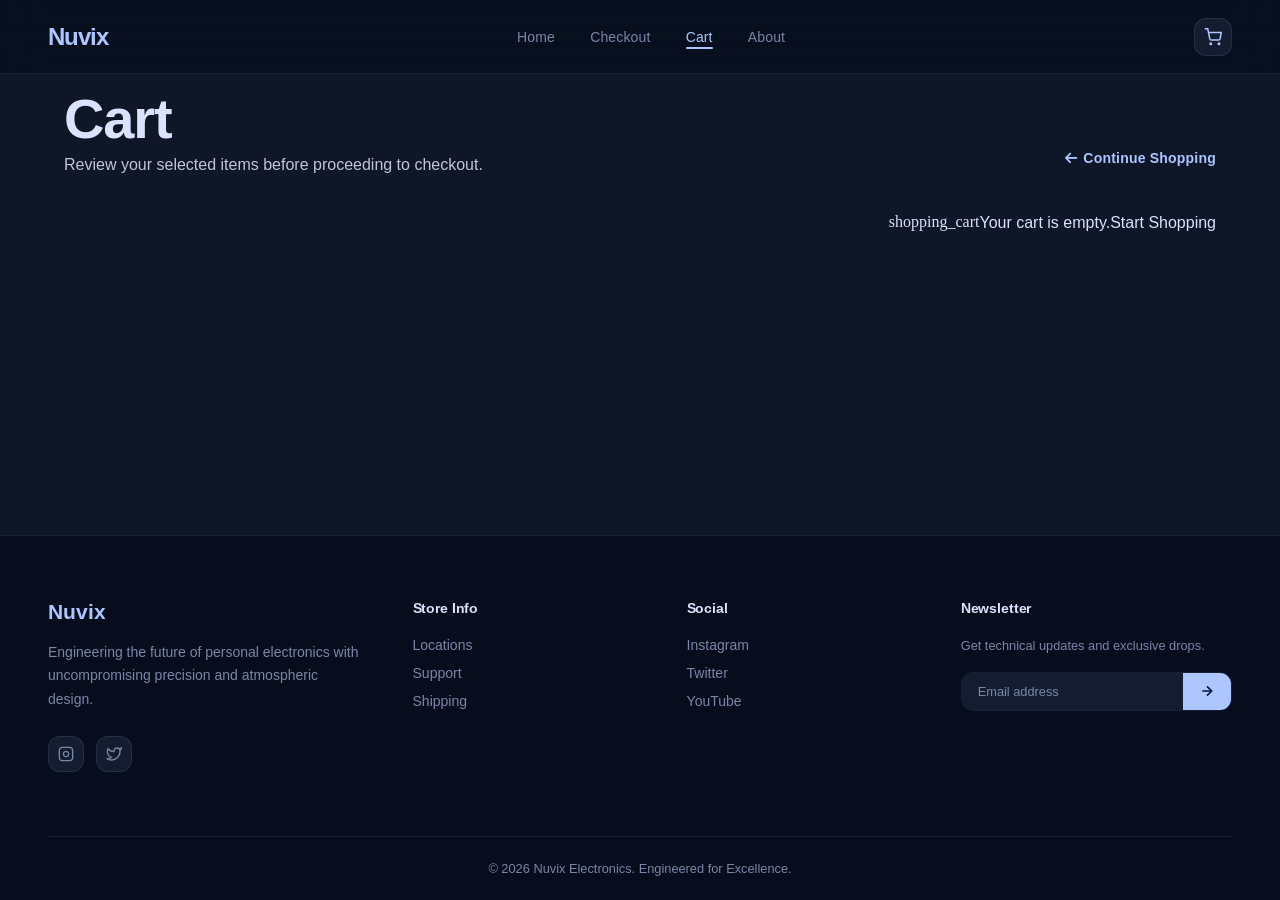
<file: public/cart.html>
<!DOCTYPE html>
<html lang="en">
<head>
    <meta charset="UTF-8" />
    <meta name="viewport" content="width=device-width, initial-scale=1.0" />
    <title>Cart | Nuvix</title>
    <link rel="preconnect" href="https://fonts.googleapis.com">
    <link rel="preconnect" href="https://fonts.gstatic.com" crossorigin>
    <link href="https://fonts.googleapis.com/css2?family=Arimo:ital,wght@0,400..700;1,400..700&display=swap" rel="stylesheet">
    <link rel="stylesheet" href="https://cdnjs.cloudflare.com/ajax/libs/font-awesome/6.5.0/css/all.min.css" />
    <link rel="stylesheet" href="./css/cart.css">
</head>
<body>
    <nav class="nav">
        <div class="nav__logo">Nuvix</div>
        <ul class="nav__links">
            <li><a href="./index.html">Home</a></li>
            <li><a href="./checkout.html">Checkout</a></li>
            <li><a href="./cart.html">Cart</a></li>
            <li><a href="#">About</a></li>
        </ul>
        <div class="nav__actions">
            <a href="./cart.html" class="btn-icon">
                <svg xmlns="http://www.w3.org/2000/svg" width="18" height="18" fill="none" stroke="currentColor" stroke-width="2" viewBox="0 0 24 24">
                    <circle cx="9" cy="21" r="1" />
                    <circle cx="20" cy="21" r="1" />
                    <path d="M1 1h4l2.68 13.39a2 2 0 0 0 2 1.61h9.72a2 2 0 0 0 2-1.61L23 6H6" />
                </svg>
            </a>
        </div>
    </nav>

    <main>
        <div class="page-header">
            <div>
                <h1 class="page-header__title">Cart</h1>
                <p class="page-header__sub">Review your selected items before proceeding to checkout.</p>
            </div>
            <a href="./index.html" class="continue-link">
                <i class="fa-solid fa-arrow-left"></i>
                Continue Shopping
            </a>
        </div>

        <div class="cart-layout">
            <div class="cart-items-col" id="cart-items-col"></div>

            <div class="empty-cart" id="empty-cart" style="display:none;">
                <span class="material-symbols-outlined">shopping_cart</span>
                <p>Your cart is empty.</p>
                <a href="index.html" class="btn-primary">Start Shopping</a>
            </div>

            <div class="cart-summary-col">
                <div class="summary-card">
                    <div class="summary-card__title">Summary</div>

                    <div class="summary-rows">
                        <div class="summary-row">
                            <span>Subtotal</span>
                            <span id="subtotal">$3,596.00</span>
                        </div>
                    </div>

                    <div class="summary-divider"></div>

                    <div class="summary-total">
                        <span class="summary-total__label">Total Cost</span>
                        <span class="summary-total__amount" id="total">$3,596.00</span>
                    </div>

                    <a href="./checkout.html">
                        <button class="btn-checkout">
                            Proceed to Checkout
                            <i class="fa-solid fa-credit-card"></i>
                        </button>
                    </a>

                    <div class="secure-note">
                        <i class="fa-solid fa-lock"></i>
                    </div>
                </div>
            </div>
        </div>
    </main>

    <footer class="footer">
        <div class="footer__grid">
            <div class="footer__brand">
                <div class="footer__brand-logo">Nuvix</div>
                <p>Engineering the future of personal electronics with uncompromising precision and atmospheric design.</p>
                <div class="footer__socials">
                    <a href="#" class="social-btn" aria-label="Instagram">
                        <svg xmlns="http://www.w3.org/2000/svg" width="16" height="16" fill="none" stroke="currentColor" stroke-width="2" viewBox="0 0 24 24">
                            <rect x="2" y="2" width="20" height="20" rx="5" ry="5" />
                            <path d="M16 11.37A4 4 0 1 1 12.63 8 4 4 0 0 1 16 11.37z" />
                            <line x1="17.5" y1="6.5" x2="17.51" y2="6.5" />
                        </svg>
                    </a>
                    <a href="#" class="social-btn" aria-label="Twitter">
                        <svg xmlns="http://www.w3.org/2000/svg" width="16" height="16" fill="none" stroke="currentColor" stroke-width="2" viewBox="0 0 24 24">
                            <path d="M23 3a10.9 10.9 0 0 1-3.14 1.53 4.48 4.48 0 0 0-7.86 3v1A10.66 10.66 0 0 1 3 4s-4 9 5 13a11.64 11.64 0 0 1-7 2c9 5 20 0 20-11.5a4.5 4.5 0 0 0-.08-.83A7.72 7.72 0 0 0 23 3z" />
                        </svg>
                    </a>
                </div>
            </div>

            <div class="footer__col">
                <h4>Store Info</h4>
                <ul>
                    <li><a href="#">Locations</a></li>
                    <li><a href="#">Support</a></li>
                    <li><a href="#">Shipping</a></li>
                </ul>
            </div>

            <div class="footer__col">
                <h4>Social</h4>
                <ul>
                    <li><a href="#">Instagram</a></li>
                    <li><a href="#">Twitter</a></li>
                    <li><a href="#">YouTube</a></li>
                </ul>
            </div>

            <div class="footer__col">
                <h4>Newsletter</h4>
                <p class="newsletter__label">Get technical updates and exclusive drops.</p>
                <div class="newsletter-form">
                    <input type="email" placeholder="Email address" aria-label="Email address" />
                    <button aria-label="Subscribe">
                        <svg xmlns="http://www.w3.org/2000/svg" width="16" height="16" fill="none" stroke="currentColor" stroke-width="2.5" viewBox="0 0 24 24">
                            <line x1="5" y1="12" x2="19" y2="12" />
                            <polyline points="12 5 19 12 12 19" />
                        </svg>
                    </button>
                </div>
            </div>
        </div>

        <div class="footer__bottom">
            <p>© 2026 Nuvix Electronics. Engineered for Excellence.</p>
        </div>
    </footer>

    <script src="./js/data.js"></script>
    <script src="./js/cart.js"></script>
</body>
</html>
</file>
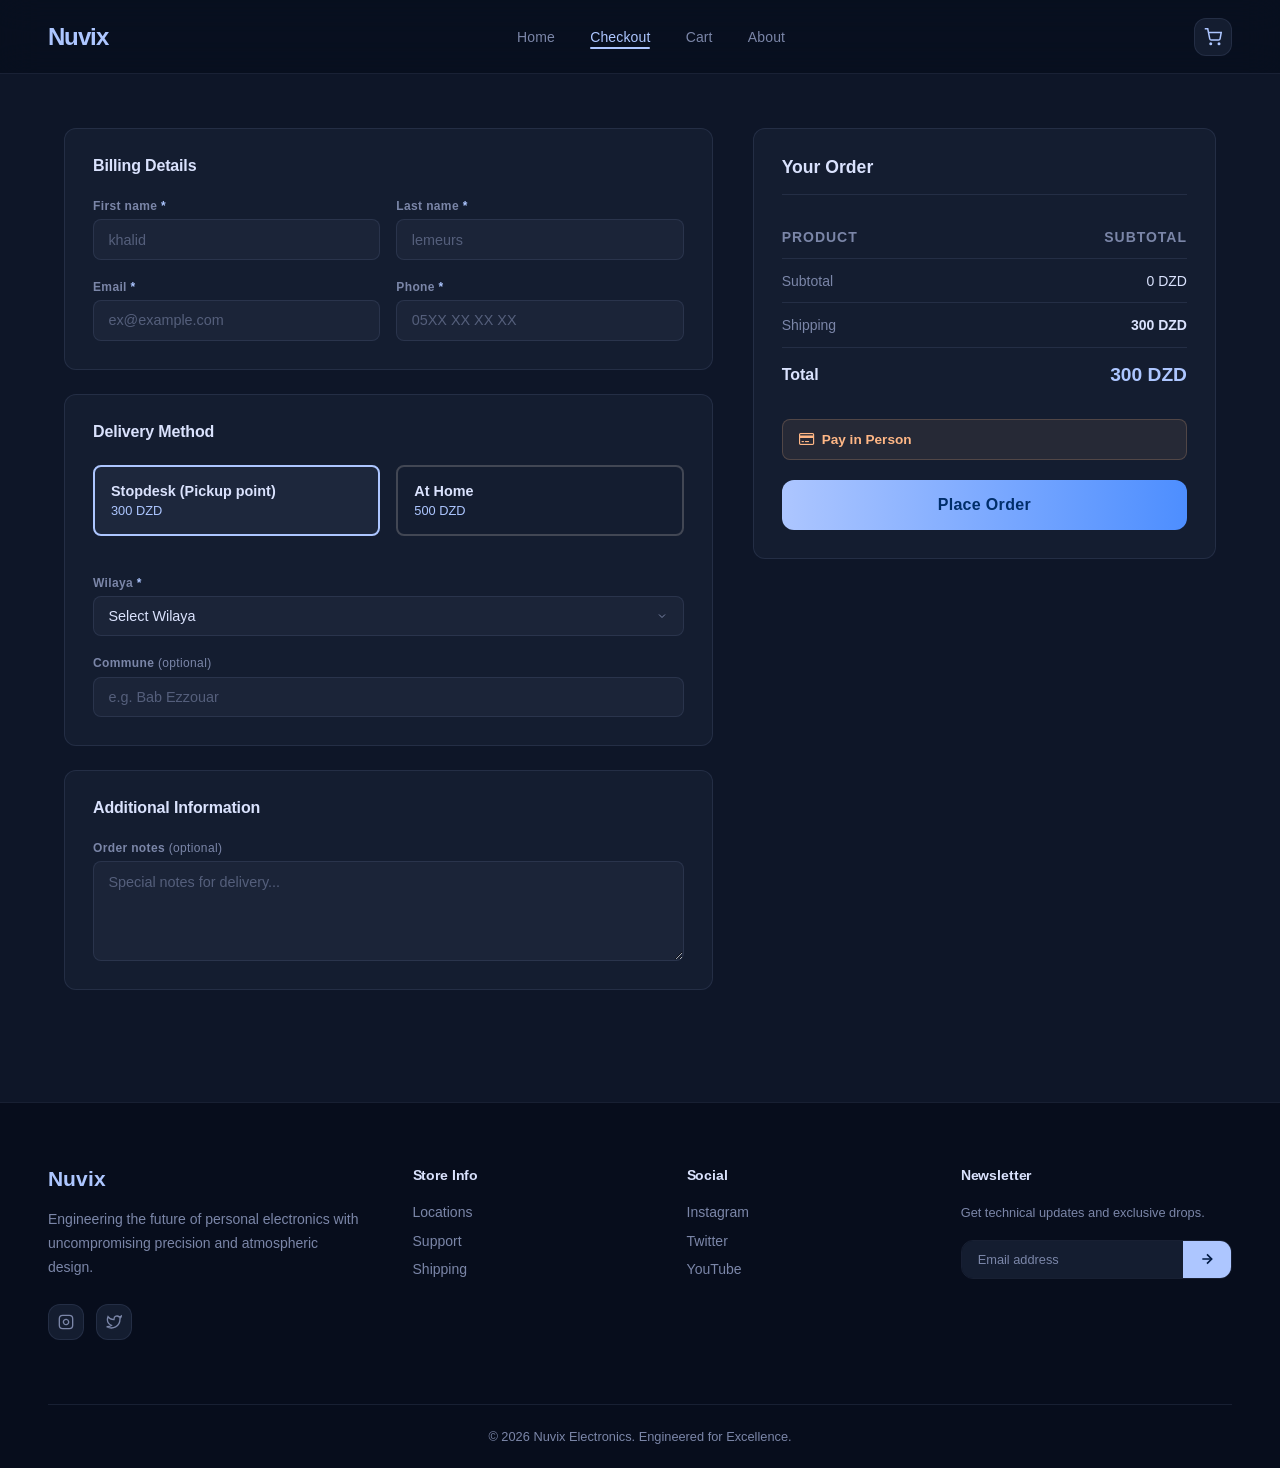
<file: public/checkout.html>
<!DOCTYPE html>
<html lang="en">

<head>
    <meta charset="UTF-8" />
    <meta name="viewport" content="width=device-width, initial-scale=1.0" />
    <title>Checkout | Nuvix</title>
    <link rel="preconnect" href="https://fonts.googleapis.com">
    <link rel="preconnect" href="https://fonts.gstatic.com" crossorigin>
    <link href="https://fonts.googleapis.com/css2?family=Arimo:ital,wght@0,400..700;1,400..700&display=swap"
        rel="stylesheet">
    <link rel="stylesheet" href="https://cdnjs.cloudflare.com/ajax/libs/font-awesome/6.5.0/css/all.min.css" />
    <link rel="stylesheet" href="./css/checkout.css">
</head>

<body>

    <nav class="nav">
        <div class="nav__logo">Nuvix</div>
        <ul class="nav__links">
            <li><a href="./index.html">Home</a></li>
            <li><a href="./checkout.html">Checkout</a></li>
            <li><a href="./cart.html">Cart</a></li>
            <li><a href="#">About</a></li>
        </ul>
        <div class="nav__actions">
            <a href="./cart.html" class="btn-icon">
                <svg xmlns="http://www.w3.org/2000/svg" width="18" height="18" fill="none" stroke="currentColor"
                    stroke-width="2" viewBox="0 0 24 24">
                    <circle cx="9" cy="21" r="1" />
                    <circle cx="20" cy="21" r="1" />
                    <path d="M1 1h4l2.68 13.39a2 2 0 0 0 2 1.61h9.72a2 2 0 0 0 2-1.61L23 6H6" />
                </svg>
            </a>
        </div>
    </nav>

    <main class="checkout-main">
        <div class="checkout-wrapper">

            <div class="checkout-form-col">
                <form class="checkout-form" id="checkout-form" novalidate>

                    <section class="form-section">
                        <h2 class="form-section__title">Billing Details</h2>
                        <div class="field-row">
                            <div class="field-group">
                                <label for="first-name">First name <span class="req">*</span></label>
                                <input type="text" id="first-name" name="first_name" required placeholder="khalid" />
                            </div>
                            <div class="field-group">
                                <label for="last-name">Last name <span class="req">*</span></label>
                                <input type="text" id="last-name" name="last_name" required placeholder="lemeurs" />
                            </div>
                        </div>
                        <div class="field-row">
                            <div class="field-group">
                                <label for="email">Email <span class="req">*</span></label>
                                <input type="email" id="email" name="email" required placeholder="ex@example.com" />
                            </div>
                            <div class="field-group">
                                <label for="phone">Phone <span class="req">*</span></label>
                                <input type="tel" id="phone" name="phone" required placeholder="05XX XX XX XX" />
                            </div>
                        </div>
                    </section>

                    <section class="form-section">
                        <h2 class="form-section__title">Delivery Method</h2>
                        <div class="delivery-options">
                            <label class="delivery-option">
                                <input type="radio" name="delivery" value="stopdesk" checked
                                    onchange="toggleDelivery()" />
                                <span class="delivery-option__box">
                                    <span class="delivery-option__title">Stopdesk (Pickup point)</span>
                                    <span class="delivery-option__price">300 DZD</span>
                                </span>
                            </label>
                            <label class="delivery-option">
                                <input type="radio" name="delivery" value="home" onchange="toggleDelivery()" />
                                <span class="delivery-option__box">
                                    <span class="delivery-option__title">At Home</span>
                                    <span class="delivery-option__price">500 DZD</span>
                                </span>
                            </label>
                        </div>
                        <div class="field-group" style="margin-top: 1.25rem;">
                            <label for="wilaya">Wilaya <span class="req">*</span></label>
                            <select id="wilaya" name="wilaya" required>
                                <option value="" disabled selected>Select Wilaya</option>
                            </select>
                        </div>
                        <div class="field-group" id="commune-group">
                            <label for="commune">Commune <span class="opt">(optional)</span></label>
                            <input type="text" id="commune" name="commune" placeholder="e.g. Bab Ezzouar" />
                        </div>
                    </section>

                    <section class="form-section">
                        <h2 class="form-section__title">Additional Information</h2>
                        <div class="field-group">
                            <label for="notes">Order notes <span class="opt">(optional)</span></label>
                            <textarea id="notes" name="notes" rows="4"
                                placeholder="Special notes for delivery..."></textarea>
                        </div>
                    </section>

                </form>
            </div>

            <div class="checkout-summary">
                <h2 class="summary__title">Your Order</h2>
                <div class="summary__table">
                    <div class="summary__row summary__head">
                        <span>Product</span>
                        <span>Subtotal</span>
                    </div>
                    <div class="summary__items" id="summary-items">
                        <div class="summary__item">
                            <div class="summary__item-img">
                                <img src="" alt="" id="summary-img" />
                            </div>
                            <span class="summary__item-name" id="summary-name">—</span>
                            <span class="summary__item-price" id="summary-price">—</span>
                        </div>
                    </div>
                    <div class="summary__row">
                        <span>Subtotal</span>
                        <span class="summary__value" id="summary-subtotal">—</span>
                    </div>
                    <div class="summary__row">
                        <span>Shipping</span>
                        <span class="summary__value"><strong id="summary-shipping"></strong></span>
                    </div>
                    <div class="summary__row summary__total">
                        <span>Total</span>
                        <span class="summary__value" id="summary-total">—</span>
                    </div>
                </div>
                <div class="summary__payment-note">
                    <i class="fa-regular fa-credit-card"></i>
                    Pay in Person
                </div>
                <button type="submit" form="checkout-form" class="btn-place-order">
                    Place Order
                </button>
            </div>

        </div>
    </main>

    <footer class="footer">
        <div class="footer__grid">
            <div class="footer__brand">
                <div class="footer__brand-logo">Nuvix</div>
                <p>Engineering the future of personal electronics with uncompromising precision and atmospheric design.
                </p>
                <div class="footer__socials">
                    <a href="#" class="social-btn" aria-label="Instagram">
                        <svg xmlns="http://www.w3.org/2000/svg" width="16" height="16" fill="none" stroke="currentColor"
                            stroke-width="2" viewBox="0 0 24 24">
                            <rect x="2" y="2" width="20" height="20" rx="5" ry="5" />
                            <path d="M16 11.37A4 4 0 1 1 12.63 8 4 4 0 0 1 16 11.37z" />
                            <line x1="17.5" y1="6.5" x2="17.51" y2="6.5" />
                        </svg>
                    </a>
                    <a href="#" class="social-btn" aria-label="Twitter">
                        <svg xmlns="http://www.w3.org/2000/svg" width="16" height="16" fill="none" stroke="currentColor"
                            stroke-width="2" viewBox="0 0 24 24">
                            <path
                                d="M23 3a10.9 10.9 0 0 1-3.14 1.53 4.48 4.48 0 0 0-7.86 3v1A10.66 10.66 0 0 1 3 4s-4 9 5 13a11.64 11.64 0 0 1-7 2c9 5 20 0 20-11.5a4.5 4.5 0 0 0-.08-.83A7.72 7.72 0 0 0 23 3z" />
                        </svg>
                    </a>
                </div>
            </div>
            <div class="footer__col">
                <h4>Store Info</h4>
                <ul>
                    <li><a href="#">Locations</a></li>
                    <li><a href="#">Support</a></li>
                    <li><a href="#">Shipping</a></li>
                </ul>
            </div>
            <div class="footer__col">
                <h4>Social</h4>
                <ul>
                    <li><a href="#">Instagram</a></li>
                    <li><a href="#">Twitter</a></li>
                    <li><a href="#">YouTube</a></li>
                </ul>
            </div>
            <div class="footer__col">
                <h4>Newsletter</h4>
                <p class="newsletter__label">Get technical updates and exclusive drops.</p>
                <div class="newsletter-form">
                    <input type="email" placeholder="Email address" aria-label="Email address" />
                    <button aria-label="Subscribe">
                        <svg xmlns="http://www.w3.org/2000/svg" width="16" height="16" fill="none" stroke="currentColor"
                            stroke-width="2.5" viewBox="0 0 24 24">
                            <line x1="5" y1="12" x2="19" y2="12" />
                            <polyline points="12 5 19 12 12 19" />
                        </svg>
                    </button>
                </div>
            </div>
        </div>
        <div class="footer__bottom">
            <p>© 2026 Nuvix Electronics. Engineered for Excellence.</p>
        </div>
    </footer>

    <script src="./js/data.js"></script>
    <script src="./js/checkout.js"></script>

</body>

</html>
</file>
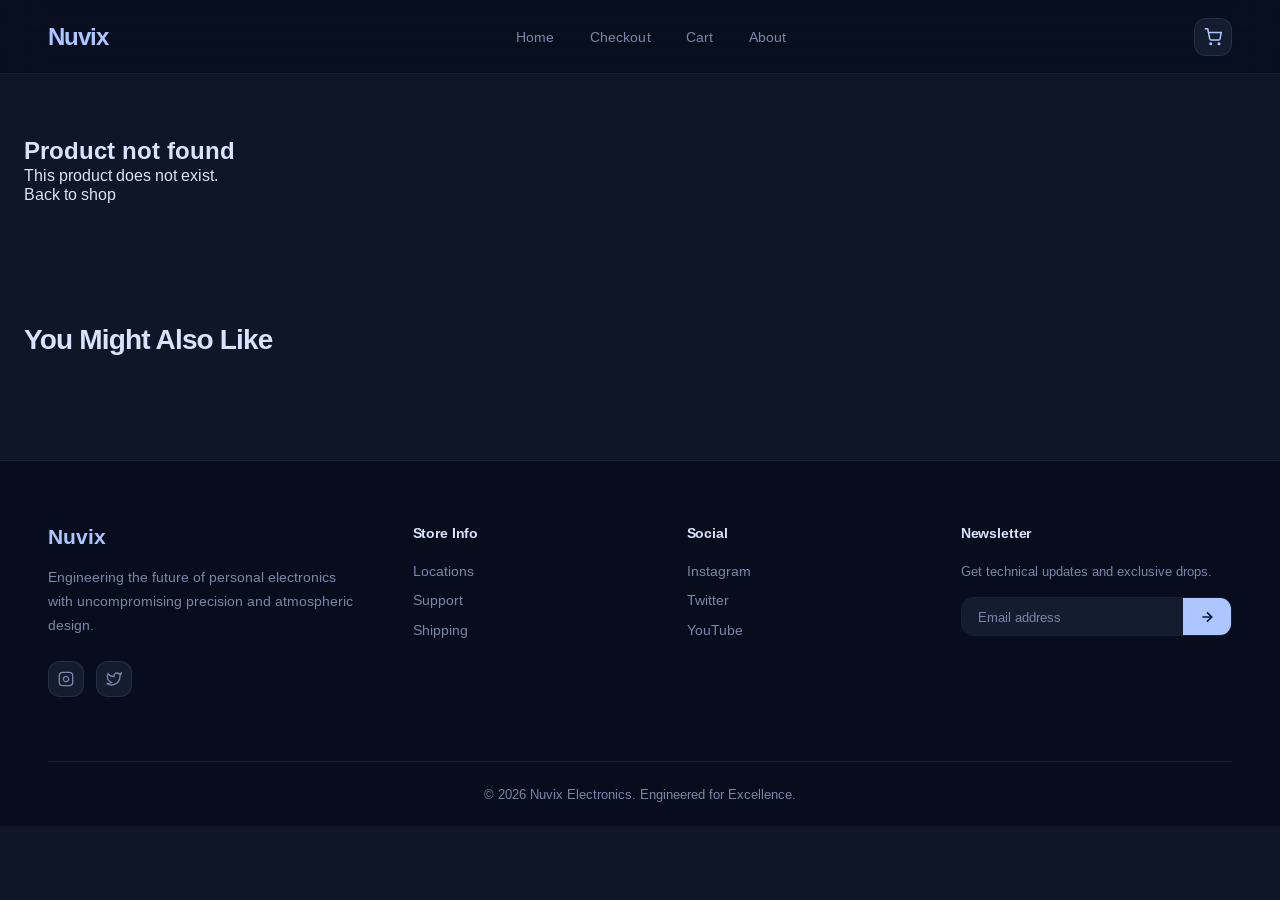
<file: public/product.html>
<!DOCTYPE html>
<html lang="en">

<head>
    <meta charset="UTF-8" />
    <meta name="viewport" content="width=device-width, initial-scale=1.0" />
    <title>NovaBook Pro X1 — Nuvix Store</title>
    <link rel="preconnect" href="https://fonts.googleapis.com">
    <link rel="preconnect" href="https://fonts.gstatic.com" crossorigin>
    <link href="https://fonts.googleapis.com/css2?family=Arimo:ital,wght@0,400..700;1,400..700&display=swap"
        rel="stylesheet">
    <link rel="stylesheet" href="./css/product.css">
</head>

<body>
    <nav class="nav">
        <div class="nav__logo">Nuvix</div>

        <ul class="nav__links">
            <li><a href="./index.html">Home</a></li>
            <li><a href="./checkout.html">Checkout</a></li>
            <li><a href="./cart.html">Cart</a></li>
            <li><a href="#">About</a></li>
        </ul>

        <div class="nav__actions">
            <a href="cart.html" class="cart-nav-wrap" aria-label="Cart">
                <button class="btn-icon" tabindex="-1">
                    <svg xmlns="http://www.w3.org/2000/svg" width="18" height="18" fill="none" stroke="currentColor"
                        stroke-width="2" viewBox="0 0 24 24">
                        <circle cx="9" cy="21" r="1" />
                        <circle cx="20" cy="21" r="1" />
                        <path d="M1 1h4l2.68 13.39a2 2 0 0 0 2 1.61h9.72a2 2 0 0 0 2-1.61L23 6H6" />
                    </svg>
                    <span class="cart-badge" id="cart-badge" style="display:none;">0</span>
                </button>
            </a>
        </div>
    </nav>

    <main>
        <div class="product-layout">
            <div class="gallery">
                <div class="gallery__thumbnails" id="thumbnails"></div>

                <div class="gallery__main">
                    <img id="main-image" src="" alt="" />
                    <span class="gallery__badge" id="product-badge"></span>
                </div>
            </div>

            <div class="product-info">
                <div class="product-info__header">
                    <h1 id="product-name"></h1>
                    <div class="product-info__price" id="product-price"></div>
                </div>

                <div class="specs-grid" id="specs-grid"></div>

                <div class="options">
                    <div>
                        <div class="option-label">Color</div>
                        <div class="color-options" id="color-options"></div>
                    </div>

                    <div id="storage-wrapper">
                        <div class="option-label">Storage</div>
                        <div class="storage-options" id="storage-options"></div>
                    </div>
                </div>

                <div class="cta-group">
                    <button class="btn-buy">Buy Now</button>
                    <button class="btn-cart">Add to Cart</button>
                </div>

                <div class="perks">
                    <div class="perk">
                        <svg class="blue-icons" xmlns="http://www.w3.org/2000/svg" viewBox="0 0 640 640">
                            <path
                                d="M64 160C64 124.7 92.7 96 128 96L416 96C451.3 96 480 124.7 480 160L480 192L530.7 192C547.7 192 564 198.7 576 210.7L621.3 256C633.3 268 640 284.3 640 301.3L640 448C640 483.3 611.3 512 576 512L572.7 512C562.3 548.9 528.3 576 488 576C447.7 576 413.8 548.9 403.3 512L300.7 512C290.3 548.9 256.3 576 216 576C175.7 576 141.8 548.9 131.3 512L128 512C92.7 512 64 483.3 64 448L64 400L24 400C10.7 400 0 389.3 0 376C0 362.7 10.7 352 24 352L136 352C149.3 352 160 341.3 160 328C160 314.7 149.3 304 136 304L24 304C10.7 304 0 293.3 0 280C0 266.7 10.7 256 24 256L200 256C213.3 256 224 245.3 224 232C224 218.7 213.3 208 200 208L24 208C10.7 208 0 197.3 0 184C0 170.7 10.7 160 24 160L64 160zM576 352L576 301.3L530.7 256L480 256L480 352L576 352zM256 488C256 465.9 238.1 448 216 448C193.9 448 176 465.9 176 488C176 510.1 193.9 528 216 528C238.1 528 256 510.1 256 488zM488 528C510.1 528 528 510.1 528 488C528 465.9 510.1 448 488 448C465.9 448 448 465.9 448 488C448 510.1 465.9 528 488 528z" />
                        </svg>
                        Free Shipping
                    </div>
                    <div class="perk">
                        <svg class="blue-icons" xmlns="http://www.w3.org/2000/svg" viewBox="0 0 640 640">
                            <path
                                d="M470.5 463.6C451.4 416.9 405.5 384 352 384L288 384C234.5 384 188.6 416.9 169.5 463.6C133.9 426.3 112 375.7 112 320C112 205.1 205.1 112 320 112C434.9 112 528 205.1 528 320C528 375.7 506.1 426.2 470.5 463.6zM430.4 496.3C398.4 516.4 360.6 528 320 528C279.4 528 241.6 516.4 209.5 496.3C216.8 459.6 249.2 432 288 432L352 432C390.8 432 423.2 459.6 430.5 496.3zM320 576C461.4 576 576 461.4 576 320C576 178.6 461.4 64 320 64C178.6 64 64 178.6 64 320C64 461.4 178.6 576 320 576zM320 304C297.9 304 280 286.1 280 264C280 241.9 297.9 224 320 224C342.1 224 360 241.9 360 264C360 286.1 342.1 304 320 304zM232 264C232 312.6 271.4 352 320 352C368.6 352 408 312.6 408 264C408 215.4 368.6 176 320 176C271.4 176 232 215.4 232 264z" />
                        </svg>
                        2 Year Warranty
                    </div>
                </div>
            </div>
        </div>

        <section class="related-section">
            <h2 class="section-title">You Might Also Like</h2>
            <div class="related-grid" id="related-grid"></div>
        </section>
    </main>

    <footer class="footer">
        <div class="footer__grid">
            <div class="footer__brand">
                <div class="footer__brand-logo">Nuvix</div>
                <p>Engineering the future of personal electronics with uncompromising precision and atmospheric design.
                </p>
                <div class="footer__socials">
                    <a href="#" class="social-btn" aria-label="Instagram">
                        <svg xmlns="http://www.w3.org/2000/svg" width="16" height="16" fill="none" stroke="currentColor"
                            stroke-width="2" viewBox="0 0 24 24">
                            <rect x="2" y="2" width="20" height="20" rx="5" ry="5" />
                            <path d="M16 11.37A4 4 0 1 1 12.63 8 4 4 0 0 1 16 11.37z" />
                            <line x1="17.5" y1="6.5" x2="17.51" y2="6.5" />
                        </svg>
                    </a>
                    <a href="#" class="social-btn" aria-label="Twitter">
                        <svg xmlns="http://www.w3.org/2000/svg" width="16" height="16" fill="none" stroke="currentColor"
                            stroke-width="2" viewBox="0 0 24 24">
                            <path
                                d="M23 3a10.9 10.9 0 0 1-3.14 1.53 4.48 4.48 0 0 0-7.86 3v1A10.66 10.66 0 0 1 3 4s-4 9 5 13a11.64 11.64 0 0 1-7 2c9 5 20 0 20-11.5a4.5 4.5 0 0 0-.08-.83A7.72 7.72 0 0 0 23 3z" />
                        </svg>
                    </a>
                </div>
            </div>

            <div class="footer__col">
                <h4>Store Info</h4>
                <ul>
                    <li><a href="#">Locations</a></li>
                    <li><a href="#">Support</a></li>
                    <li><a href="#">Shipping</a></li>
                </ul>
            </div>

            <div class="footer__col">
                <h4>Social</h4>
                <ul>
                    <li><a href="#">Instagram</a></li>
                    <li><a href="#">Twitter</a></li>
                    <li><a href="#">YouTube</a></li>
                </ul>
            </div>

            <div class="footer__col">
                <h4>Newsletter</h4>
                <p class="newsletter__label">Get technical updates and exclusive drops.</p>
                <div class="newsletter-form">
                    <input type="email" placeholder="Email address" aria-label="Email address" />
                    <button aria-label="Subscribe">
                        <svg xmlns="http://www.w3.org/2000/svg" width="16" height="16" fill="none" stroke="currentColor"
                            stroke-width="2.5" viewBox="0 0 24 24">
                            <line x1="5" y1="12" x2="19" y2="12" />
                            <polyline points="12 5 19 12 12 19" />
                        </svg>
                    </button>
                </div>
            </div>
        </div>

        <div class="footer__bottom">
            <p>© 2026 Nuvix Electronics. Engineered for Excellence.</p>
        </div>
    </footer>

    <script>
        const images = [
            "https://lh3.googleusercontent.com/aida-public/[base64]",
            "https://lh3.googleusercontent.com/aida-public/[base64]",
            "https://lh3.googleusercontent.com/aida-public/[base64]",
            "https://lh3.googleusercontent.com/aida-public/[base64]"
        ];

        function switchImage(btn, index) {
            document.getElementById('main-image').src = images[index];
            document.querySelectorAll('.gallery__thumb').forEach(t => t.classList.remove('active'));
            btn.classList.add('active');
        }

        function selectColor(btn) {
            document.querySelectorAll('.color-btn').forEach(b => b.classList.remove('active'));
            btn.classList.add('active');
        }

        function selectStorage(btn) {
            document.querySelectorAll('.storage-btn').forEach(b => b.classList.remove('active'));
            btn.classList.add('active');
        }
    </script>
    <script src="./js/data.js"></script>
    <script src="./js/product.js"></script>
</body>

</html>
</file>
<file: public/css/cart.css>
:root {
    --primary: #adc6ff;
    --primary-container: #4d8eff;
    --on-primary: #002e6a;
    --secondary-container: #304671;
    --on-secondary-container: #9fb5e7;
    --surface: #0b1326;
    --surface-container: #171f33;
    --surface-container-low: #131b2e;
    --surface-container-high: #222a3d;
    --surface-container-highest: #2d3449;
    --on-surface: #dae2fd;
    --on-surface-variant: #c2c6d6;
    --outline: #8c909f;
    --outline-variant: #424754;
    --error: #ffb4ab;
    --bg: #070d1c;
     --surface: #0e1628;
     --surface-2: #141d30;
     --surface-3: #1b2438;
     --border: rgba(173, 198, 255, .1);
     --primary: #adc6ff;
     --primary-dim: #6b97e8;
     --text: #dae2fd;
     --muted: #7b86a8;
     --font-head: 'Arimo', sans-serif;
     --radius: 12px;
     --transition: .22s cubic-bezier(.4, 0, .2, 1);
}

*,
*::before,
*::after {
    box-sizing: border-box;
    margin: 0;
    padding: 0;
}

body {
    background: var(--surface);
    color: var(--on-surface);
    font-family: 'DM Sans', sans-serif;
    min-height: 100vh;
    display: flex;
    flex-direction: column;
}

a {
    text-decoration: none;
    color: inherit;
}
 ul {
     list-style: none;
 }
button {
    cursor: pointer;
    font-family: inherit;
    border: none;
    background: none;
}

img {
    display: block;
    max-width: 100%;
}

.material-symbols-outlined {
    font-family: 'Material Symbols Outlined';
    font-variation-settings: 'FILL' 0, 'wght' 400, 'GRAD' 0, 'opsz' 24;
    vertical-align: middle;
    line-height: 1;
}

 .nav {
     position: fixed;
     top: 0;
     left: 0;
     right: 0;
     z-index: 100;
     display: flex;
     align-items: center;
     justify-content: space-between;
     padding: 1.1rem 3rem;
     background: rgba(7, 13, 28, .7);
     backdrop-filter: blur(18px);
     border-bottom: 1px solid var(--border);
 }

 .nav__logo {
     font-family: var(--font-head);
     font-size: 1.5rem;
     font-weight: 800;
     color: var(--primary);
     letter-spacing: -.04em;
 }

 .nav__links {
     display: flex;
     align-items: center;
     gap: 2.2rem;
     
 }

 .nav__links a {
     font-size: .875rem;
     font-weight: 500;
     color: var(--muted);
     letter-spacing: .01em;
     transition: color var(--transition);
     position: relative;
 }

 .nav__links a:hover,
 .nav__links a.active {
     color: var(--primary);
 }

 .nav__links a.active::after {
     content: '';
     position: absolute;
     bottom: -4px;
     left: 0;
     right: 0;
     height: 2px;
     background: var(--primary);
     border-radius: 99px;
 }

 .nav__actions {
     display: flex;
     align-items: center;
     gap: 1rem;
 }

 .nav__search {
     position: relative;
     display: flex;
     align-items: center;
 }

 .nav__search svg {
     position: absolute;
     left: .75rem;
     color: var(--muted);
     pointer-events: none;
 }

 .nav__search input {
     background: var(--surface-2);
     border: 1px solid var(--border);
     border-radius: 99px;
     padding: .5rem 1rem .5rem 2.4rem;
     font-size: .8rem;
     color: var(--text);
     width: 220px;
     transition: border-color var(--transition), box-shadow var(--transition);
     outline: none;
 }

 .nav__search input::placeholder {
     color: var(--muted);
 }

 .nav__search input:focus {
     border-color: var(--primary-dim);
     box-shadow: 0 0 0 3px rgba(173, 198, 255, .1);
 }

 .btn-icon {
     display: flex;
     align-items: center;
     justify-content: center;
     width: 38px;
     height: 38px;
     border: 1px solid var(--border);
     border-radius: var(--radius);
     background: var(--surface-2);
     color: var(--primary);
     cursor: pointer;
     transition: background var(--transition), transform var(--transition);
 }

 .btn-icon:hover {
     background: var(--surface-3);
 }

 .btn-icon:active {
     transform: scale(.92);
 }

main {
    flex: 1;
    max-width: 1200px;
    margin: 0 auto;
    width: 100%;
    padding: 3rem 1.5rem;
}

.page-header {
    display: flex;
    justify-content: space-between;
    align-items: flex-end;
    flex-wrap: wrap;
    gap: 1rem;
    margin-top: 2.5rem;
    margin-bottom: 2.5rem;
}

.page-header__title {
    font-family: 'Syne', sans-serif;
    font-size: clamp(2rem, 5vw, 3.5rem);
    font-weight: 700;
    letter-spacing: -0.02em;
    color: var(--on-surface);
    line-height: 1.1;
}

.page-header__sub {
    font-size: 1rem;
    color: var(--on-surface-variant);
    margin-top: 0.4rem;
}

.continue-link {
    display: flex;
    align-items: center;
    gap: 0.4rem;
    font-size: 0.875rem;
    font-weight: 700;
    color: var(--primary);
    letter-spacing: 0.015em;
    transition: color 0.2s;
    margin-bottom: 0.5rem;
}

.continue-link:hover {
    color: var(--primary-container);
}

.continue-link .material-symbols-outlined {
    font-size: 1.25rem;
}

.cart-layout {
    display: flex;
    flex-direction: column;
    gap: 3rem;
    align-items: flex-start;
}

@media (min-width: 1024px) {
    .cart-layout {
        flex-direction: row;
    }

    .cart-items-col {
        flex: 2;
    }

    .cart-summary-col {
        width: 380px;
        
        position: sticky;
        top: 6rem;
    }
}

.cart-items-col {
    width: 100%;
    display: flex;
    flex-direction: column;
    gap: 1.5rem;
}

.cart-item {
    display: flex;
    flex-direction: column;
    align-items: center;
    gap: 1.5rem;
    padding: 1.5rem;
    border-radius: 0.75rem;
    background: var(--surface-container-low);
    position: relative;
}

@media (min-width: 640px) {
    .cart-item {
        flex-direction: row;
    }
}

.cart-item__img {
    width: 6rem;
    height: 6rem;
    border-radius: 0.5rem;
    background: var(--surface-container-highest);
    flex-shrink: 0;
    overflow: hidden;
    position: relative;
}

.cart-item__img img {
    width: 100%;
    height: 100%;
    object-fit: cover;
    opacity: 0.8;
    mix-blend-mode: luminosity;
    transition: opacity 0.3s, mix-blend-mode 0.3s;
}

.cart-item:hover .cart-item__img img {
    opacity: 1;
    mix-blend-mode: normal;
}

.cart-item__img::after {
    content: '';
    position: absolute;
    inset: 0;
    border-radius: 0.5rem;
    box-shadow: inset 0 0 0 1px rgba(66, 71, 84, 0.15);
    pointer-events: none;
}

.cart-item__body {
    flex: 1;
    width: 100%;
    display: flex;
    flex-direction: column;
    gap: 0.5rem;
}

.cart-item__top {
    display: flex;
    justify-content: space-between;
    align-items: flex-start;
    gap: 1rem;
}

.cart-item__name {
    font-size: 1.2rem;
    font-weight: 600;
    color: var(--on-surface);
    line-height: 1.3;
}

.cart-item__price {
    font-family: 'Syne', sans-serif;
    font-size: 1.2rem;
    font-weight: 700;
    color: var(--on-surface);
    white-space: nowrap;
}

.cart-item__tags {
    display: flex;
    flex-wrap: wrap;
    gap: 0.5rem;
    margin-top: 0.25rem;
}

.tag {
    display: inline-flex;
    align-items: center;
    background: var(--secondary-container);
    color: var(--on-secondary-container);
    padding: 0.2rem 0.6rem;
    border-radius: 999px;
    font-size: 0.65rem;
    font-weight: 700;
    text-transform: uppercase;
    letter-spacing: 0.1em;
}

.cart-item__bottom {
    display: flex;
    justify-content: space-between;
    align-items: flex-end;
    margin-top: 0.75rem;
    flex-wrap: wrap;
    gap: 0.75rem;
}

.qty-control {
    display: flex;
    align-items: center;
    gap: 1rem;
    background: var(--surface-container);
    border-radius: 0.5rem;
    padding: 0.25rem;
}

.qty-btn {
    width: 2rem;
    height: 2rem;
    display: flex;
    align-items: center;
    justify-content: center;
    border-radius: 0.35rem;
    color: var(--on-surface-variant);
    transition: background 0.2s, color 0.2s;
}

.qty-btn:hover {
    background: var(--surface-container-highest);
    color: var(--on-surface);
}

.qty-btn .material-symbols-outlined {
    font-size: 1.4rem;
}

.qty-value {
    font-weight: 600;
    color: var(--on-surface);
    min-width: 1rem;
    text-align: center;
}

.btn-remove {
    display: flex;
    align-items: center;
    gap: 0.25rem;
    font-size: 0.875rem;
    font-weight: 500;
    color: var(--on-surface-variant);
    transition: color 0.2s;
}

.btn-remove:hover {
    color: var(--error);
}

.btn-remove .material-symbols-outlined {
    font-size: 1.05rem;
}

.cart-summary-col {
    width: 100%;
    height: 100%;
}

.summary-card {
    background: var(--surface-container-low);
    border-radius: 0.75rem;
    padding: 2rem;
    box-shadow: 0 20px 40px rgba(0, 0, 0, 0.4);
    display: flex;
    flex-direction: column;
    gap: 1.5rem;
}

.summary-card__title {
    font-family: 'Syne', sans-serif;
    font-size: 1.6rem;
    font-weight: 700;
    color: var(--on-surface);
    letter-spacing: -0.025em;
}

.summary-rows {
    display: flex;
    flex-direction: column;
    gap: 1rem;
}

.summary-row {
    display: flex;
    justify-content: space-between;
    align-items: center;
    font-size: 0.875rem;
    color: var(--on-surface-variant);
}

.summary-row span:last-child {
    font-weight: 500;
    color: var(--on-surface);
}

.summary-divider {
    height: 1px;
    background: rgba(66, 71, 84, 0.15);
}

.summary-total {
    display: flex;
    justify-content: space-between;
    align-items: flex-end;
}

.summary-total__label {
    font-size: 1rem;
    font-weight: 600;
    color: var(--on-surface);
}

.summary-total__amount {
    font-family: 'Syne', sans-serif;
    font-size: 1.5rem;
    font-weight: 700;
    color: var(--on-surface);
}

.btn-checkout {
    width: 100%;
    height: 3.5rem;
    border-radius: 0.5rem;
    background: linear-gradient(135deg, var(--primary) 0%, var(--primary-container) 100%);
    color: var(--on-primary);
    font-family: 'Syne', sans-serif;
    font-size: 1rem;
    font-weight: 700;
    letter-spacing: 0.015em;
    display: flex;
    align-items: center;
    justify-content: center;
    gap: 0.5rem;
    transition: opacity 0.2s, transform 0.1s;
    box-shadow: 0 0 20px rgba(173, 198, 255, 0.2);
    margin-top: 0.5rem;
}

.btn-checkout:hover {
    opacity: 0.9;
}

.btn-checkout:active {
    transform: scale(0.98);
}

.btn-checkout .material-symbols-outlined {
    font-size: 1.1rem;
}

.secure-note {
    display: flex;
    align-items: center;
    justify-content: center;
    gap: 0.4rem;
    font-size: 0.8rem;
    color: var(--on-surface-variant);
}

.secure-note .material-symbols-outlined {
    font-size: 0.9rem;
}

.footer {
     background: var(--bg);
     border-top: 1px solid var(--border);
     padding: 4rem 3rem 0;
 }

 .footer__grid {
     display: grid;
     grid-template-columns: 1.4fr 1fr 1fr 1.2fr;
     gap: 3rem;
     max-width: 1200px;
     margin: 0 auto;
     padding-bottom: 4rem;
 }

 .footer__brand-logo {
     font-family: var(--font-head);
     font-size: 1.3rem;
     font-weight: 800;
     color: var(--primary);
     margin-bottom: 1rem;
 }

 .footer__brand p {
     font-size: .875rem;
     color: var(--muted);
     line-height: 1.7;
     margin-bottom: 1.5rem;
 }

 .footer__socials {
     display: flex;
     gap: .75rem;
 }

 .social-btn {
     width: 36px;
     height: 36px;
     display: flex;
     align-items: center;
     justify-content: center;
     border: 1px solid var(--border);
     border-radius: var(--radius);
     color: var(--muted);
     transition: color var(--transition), border-color var(--transition), background var(--transition);
     cursor: pointer;
     background: var(--surface-2);
 }

 .social-btn:hover {
     color: var(--primary);
     border-color: var(--primary);
     background: rgba(173, 198, 255, .06);
 }

 .footer__col h4 {
     font-family: var(--font-head);
     font-size: .875rem;
     font-weight: 700;
     color: var(--text);
     margin-bottom: 1.25rem;
     letter-spacing: -.01em;
 }

 .footer__col ul {
     display: flex;
     flex-direction: column;
     gap: .65rem;
 }

 .footer__col a {
     font-size: .875rem;
     color: var(--muted);
     transition: color var(--transition);
 }

 .footer__col a:hover {
     color: var(--primary);
 }

 .newsletter__label {
     font-size: .8rem;
     color: var(--muted);
     margin-bottom: 1rem;
     line-height: 1.6;
 }

 .newsletter-form {
     display: flex;
     border: 1px solid var(--border);
     border-radius: var(--radius);
     overflow: hidden;
     transition: border-color var(--transition);
 }

 .newsletter-form:focus-within {
     border-color: var(--primary-dim);
 }

 .newsletter-form input {
     flex: 1;
     background: var(--surface-2);
     border: none;
     padding: .65rem 1rem;
     font-size: .8rem;
     color: var(--text);
     outline: none;
 }

 .newsletter-form input::placeholder {
     color: var(--muted);
 }

 .newsletter-form button {
     background: var(--primary);
     border: none;
     padding: .65rem 1rem;
     color: #001a42;
     cursor: pointer;
     transition: opacity var(--transition);
     display: flex;
     align-items: center;
 }

 .newsletter-form button:hover {
     opacity: .85;
 }

 .footer__bottom {
     border-top: 1px solid var(--border);
     padding: 1.5rem 3rem;
     text-align: center;
     max-width: 1200px;
     margin: 0 auto;
 }

 .footer__bottom p {
     font-size: .8rem;
     color: var(--muted);
 }

 
 @media (max-width: 1100px) {
     .footer__grid {
         grid-template-columns: 1fr 1fr;
     }
 }

 @media (max-width: 768px) {
     .nav {
         padding: 1rem 1.5rem;
     }

     
     .footer {
         padding: 3rem 1.5rem 0;
     }

     .footer__grid {
         grid-template-columns: 1fr;
         gap: 2rem;
     }

     .footer__bottom {
         padding: 1.5rem;
     }
 }

::-webkit-scrollbar {
    width: 6px;
}

::-webkit-scrollbar-track {
    background: var(--surface-container-low);
}

::-webkit-scrollbar-thumb {
    background: var(--outline-variant);
    border-radius: 3px;
}
</file>
<file: public/css/checkout.css>
:root {
     --primary: #adc6ff;
     --primary-container: #4d8eff;
     --on-primary: #002e6a;
     --secondary-container: #304671;
     --on-secondary-container: #9fb5e7;
     --surface-container: #171f33;
     --surface-container-low: #131b2e;
     --surface-container-high: #222a3d;
     --surface-container-highest: #2d3449;
     --surface-bright: #31394d;
     --on-surface: #dae2fd;
     --on-surface-variant: #c2c6d6;
     --outline: #8c909f;
     --outline-variant: #424754;
     --tertiary: #ffb786;
     --error: #ffb4ab;

     --bg: #070d1c;
     --surface: #0e1628;
     --surface-2: #141d30;
     --surface-3: #1b2438;
     --border: rgba(173, 198, 255, .1);
     --primary: #adc6ff;
     --primary-dim: #6b97e8;
     --accent: #ffb786;
     --text: #dae2fd;
     --muted: #7b86a8;
     --font-head: 'Arimo', sans-serif;
     --radius: 12px;
     --transition: .22s cubic-bezier(.4, 0, .2, 1);
 }

 
 *,
 *::before,
 *::after {
     box-sizing: border-box;
     margin: 0;
     padding: 0;
 }

 body {
     background: var(--surface);
     color: var(--on-surface);
     font-family: 'DM Sans', sans-serif;
     min-height: 100vh;
 }

 a {
     text-decoration: none;
     color: inherit;
 }
 ul {
     list-style: none;
 }
 button {
     cursor: pointer;
     font-family: inherit;
     border: none;
     background: none;
 }

 img {
     display: block;
     max-width: 100%;
 }

 input,
 select {
     font-family: inherit;
 }

 .material-symbols-outlined {
     font-family: 'Material Symbols Outlined';
     font-variation-settings: 'FILL' 0, 'wght' 400, 'GRAD' 0, 'opsz' 24;
     vertical-align: middle;
     line-height: 1;
 }

 
 .nav {
     position: fixed;
     top: 0;
     left: 0;
     right: 0;
     z-index: 100;
     display: flex;
     align-items: center;
     justify-content: space-between;
     padding: 1.1rem 3rem;
     background: rgba(7, 13, 28, .7);
     backdrop-filter: blur(18px);
     border-bottom: 1px solid var(--border);
 }

 .nav__logo {
     font-family: var(--font-head);
     font-size: 1.5rem;
     font-weight: 800;
     color: var(--primary);
     letter-spacing: -.04em;
 }

 .nav__links {
     display: flex;
     align-items: center;
     gap: 2.2rem;
     
 }

 .nav__links a {
     font-size: .875rem;
     font-weight: 500;
     color: var(--muted);
     letter-spacing: .01em;
     transition: color var(--transition);
     position: relative;
 }

 .nav__links a:hover,
 .nav__links a.active {
     color: var(--primary);
 }

 .nav__links a.active::after {
     content: '';
     position: absolute;
     bottom: -4px;
     left: 0;
     right: 0;
     height: 2px;
     background: var(--primary);
     border-radius: 99px;
 }

 .nav__actions {
     display: flex;
     align-items: center;
     gap: 1rem;
 }

 .nav__search {
     position: relative;
     display: flex;
     align-items: center;
 }

 .nav__search svg {
     position: absolute;
     left: .75rem;
     color: var(--muted);
     pointer-events: none;
 }

 .nav__search input {
     background: var(--surface-2);
     border: 1px solid var(--border);
     border-radius: 99px;
     padding: .5rem 1rem .5rem 2.4rem;
     font-size: .8rem;
     color: var(--text);
     width: 220px;
     transition: border-color var(--transition), box-shadow var(--transition);
     outline: none;
 }

 .nav__search input::placeholder {
     color: var(--muted);
 }

 .nav__search input:focus {
     border-color: var(--primary-dim);
     box-shadow: 0 0 0 3px rgba(173, 198, 255, .1);
 }

 .btn-icon {
     display: flex;
     align-items: center;
     justify-content: center;
     width: 38px;
     height: 38px;
     border: 1px solid var(--border);
     border-radius: var(--radius);
     background: var(--surface-2);
     color: var(--primary);
     cursor: pointer;
     transition: background var(--transition), transform var(--transition);
 }

 .btn-icon:hover {
     background: var(--surface-3);
 }

 .btn-icon:active {
     transform: scale(.92);
 }

 
 main {
     padding-top: 6rem;
     padding-bottom: 5rem;
     padding-left: 1rem;
     padding-right: 1rem;
     max-width: 1280px;
     margin: 0 auto;
 }

 @media (min-width: 768px) {
     main {
         padding-left: 2rem;
         padding-right: 2rem;
     }
 }

 
 .progress {
     margin-bottom: 3rem;
 }

 .progress__track {
     display: flex;
     align-items: center;
     justify-content: space-between;
     max-width: 36rem;
     margin: 0 auto;
     position: relative;
 }

 .progress__line-bg {
     position: absolute;
     top: 50%;
     left: 0;
     width: 100%;
     height: 2px;
     background: var(--surface-container-highest);
     transform: translateY(-50%);
     z-index: 0;
 }

 .progress__line-fill {
     position: absolute;
     top: 50%;
     left: 0;
     width: 50%;
     height: 2px;
     background: var(--primary);
     transform: translateY(-50%);
     z-index: 0;
 }

 .progress__step {
     position: relative;
     z-index: 1;
     display: flex;
     flex-direction: column;
     align-items: center;
     gap: 0.5rem;
 }

 .progress__circle {
     width: 2.5rem;
     height: 2.5rem;
     border-radius: 50%;
     display: flex;
     align-items: center;
     justify-content: center;
     font-weight: 700;
     font-size: 0.9rem;
 }

 .progress__circle--done {
     background: var(--primary);
     color: var(--on-primary);
     box-shadow: 0 4px 15px rgba(173, 198, 255, 0.2);
 }

 .progress__circle--active {
     background: var(--primary);
     color: var(--on-primary);
     box-shadow: 0 4px 20px rgba(173, 198, 255, 0.35);
     outline: 4px solid rgba(173, 198, 255, 0.2);
 }

 .progress__circle--pending {
     background: var(--surface-container-highest);
     color: var(--on-surface-variant);
     border: 1px solid rgba(66, 71, 84, 0.15);
 }

 .progress__label {
     font-size: 0.65rem;
     font-weight: 700;
     text-transform: uppercase;
     letter-spacing: 0.1em;
 }

 .progress__label--active {
     color: var(--primary);
 }

 .progress__label--done {
     color: var(--primary);
 }

 .progress__label--pending {
     color: var(--on-surface-variant);
 }

 
.checkout-main {
    padding-top: 6rem;
    padding-bottom: 5rem;
    min-height: 100vh;
}

.checkout-wrapper {
    display: grid;
    grid-template-columns: 1fr;
    gap: 2.5rem;
    max-width: 1200px;
    margin: 0 auto;
    padding: 2rem 1.5rem;
    align-items: start;
}

@media (min-width: 1024px) {
    .checkout-wrapper {
        grid-template-columns: 1.4fr 1fr;
    }
}

.breadcrumbs {
    display: flex;
    align-items: center;
    gap: 0.4rem;
    font-size: 0.8rem;
    color: var(--muted);
    margin-bottom: 2rem;
}

.breadcrumbs a:hover { color: var(--primary); }

.checkout-form-col {
    display: flex;
    flex-direction: column;
}

.checkout-form {
    display: flex;
    flex-direction: column;
    gap: 1.5rem;
}

.form-section {
    background: var(--surface-2);
    border: 1px solid var(--border);
    border-radius: var(--radius);
    padding: 1.75rem;
    display: flex;
    flex-direction: column;
    gap: 1.25rem;
}

.form-section__title {
    font-size: 1rem;
    font-weight: 700;
    color: var(--text);
    letter-spacing: -0.01em;
    margin-bottom: 0.25rem;
}

.field-row {
    display: grid;
    grid-template-columns: 1fr 1fr;
    gap: 1rem;
}

@media (max-width: 600px) {
    .field-row { grid-template-columns: 1fr; }
}

.field-group {
    display: flex;
    flex-direction: column;
    gap: 0.4rem;
}

.field-group label {
    font-size: 0.75rem;
    font-weight: 600;
    color: var(--muted);
    letter-spacing: 0.03em;
}

.req { color: var(--primary); }
.opt { color: var(--muted); font-weight: 400; }

.field-group input,
.field-group select,
.field-group textarea {
    width: 100%;
    background: var(--surface-3);
    border: 1px solid var(--border);
    border-radius: 8px;
    padding: 0.7rem 0.9rem;
    font-size: 0.9rem;
    color: var(--text);
    outline: none;
    transition: border-color var(--transition), box-shadow var(--transition);
    font-family: inherit;
}

.field-group select {
    appearance: none;
    background-image: url("data:image/svg+xml,%3Csvg xmlns='http://www.w3.org/2000/svg' width='12' height='12' fill='none' stroke='%237b86a8' stroke-width='2' viewBox='0 0 24 24'%3E%3Cpolyline points='6 9 12 15 18 9'/%3E%3C/svg%3E");
    background-repeat: no-repeat;
    background-position: right 0.9rem center;
    padding-right: 2.5rem;
    cursor: pointer;
}

.field-group select option {
    background: var(--surface-3);
    color: var(--text);
}

.field-group textarea {
    resize: vertical;
    min-height: 100px;
}

.field-group input::placeholder,
.field-group textarea::placeholder { color: var(--muted); opacity: 0.6; }

.field-group input:focus,
.field-group select:focus,
.field-group textarea:focus {
    border-color: var(--primary-dim);
    box-shadow: 0 0 0 3px rgba(173, 198, 255, 0.1);
}

 
 .payment-tabs {
     display: grid;
     grid-template-columns: 1fr 1fr;
     gap: 1rem;
     margin-bottom: 2rem;
 }

 .payment-tab {
     display: flex;
     flex-direction: column;
     align-items: center;
     gap: 0.5rem;
     padding: 1rem;
     border-radius: 0.75rem;
     border: 2px solid transparent;
     transition: border-color 0.2s, background 0.2s;
 }

 .payment-tab--active {
     border-color: var(--primary);
     background: rgba(173, 198, 255, 0.08);
 }

 .payment-tab--inactive {
     border-color: rgba(66, 71, 84, 0.2);
     background: var(--surface-container);
 }

 .payment-tab--inactive:hover {
     border-color: rgba(66, 71, 84, 0.4);
 }

 .payment-tab .material-symbols-outlined {
     font-size: 1.4rem;
 }

 .payment-tab--active .material-symbols-outlined {
     color: var(--primary);
 }

 .payment-tab--inactive .material-symbols-outlined {
     color: var(--on-surface-variant);
 }

 .payment-tab__label {
     font-size: 0.7rem;
     font-weight: 700;
     text-transform: uppercase;
     letter-spacing: 0.08em;
 }

 .payment-tab--active .payment-tab__label {
     color: var(--primary);
 }

 .payment-tab--inactive .payment-tab__label {
     color: var(--on-surface-variant);
 }

 .card-input-wrap {
     position: relative;
 }

 .card-input-wrap input {
     padding-right: 3.5rem;
 }

 .card-input-icon {
     position: absolute;
     right: 1rem;
     top: 50%;
     transform: translateY(-50%);
     color: var(--on-surface-variant);
 }

 .delivery-options {
    display: grid;
    grid-template-columns: 1fr 1fr;
    gap: 1rem;
}

.delivery-option {
    cursor: pointer;
}

.delivery-option input[type="radio"] {
    display: none;
}

.delivery-option__box {
    display: flex;
    flex-direction: column;
    gap: 0.25rem;
    padding: 1rem;
    border-radius: 0.5rem;
    border: 2px solid var(--outline-variant);
    transition: border-color 0.2s, background 0.2s;
}

.delivery-option input:checked + .delivery-option__box {
    border-color: var(--primary);
    background: rgba(173, 198, 255, 0.06);
}

.delivery-option__title {
    font-weight: 600;
    font-size: 0.9rem;
    color: var(--on-surface);
}

.delivery-option__price {
    font-size: 0.8rem;
    color: var(--primary);
    font-weight: 500;
}
 
.checkout-summary {
    background: var(--surface-2);
    border: 1px solid var(--border);
    border-radius: var(--radius);
    padding: 1.75rem;
    display: flex;
    flex-direction: column;
    gap: 1.25rem;
    position: sticky;
    top: 5.5rem;
}

.summary__title {
    font-size: 1.1rem;
    font-weight: 700;
    color: var(--text);
    padding-bottom: 1rem;
    border-bottom: 1px solid var(--border);
}

.summary__table {
    display: flex;
    flex-direction: column;
    gap: 0;
}

.summary__head {
    font-size: 0.75rem;
    font-weight: 700;
    text-transform: uppercase;
    letter-spacing: 0.07em;
    color: var(--muted);
    padding-bottom: 0.75rem;
    border-bottom: 1px solid var(--border);
}

.summary__row {
    display: flex;
    justify-content: space-between;
    align-items: center;
    padding: 0.85rem 0;
    border-bottom: 1px solid var(--border);
    font-size: 0.875rem;
    color: var(--muted);
}

.summary__row:last-child { border-bottom: none; }

.summary__value {
    color: var(--text);
    font-weight: 500;
    text-align: right;
}

.summary__total {
    font-weight: 700;
    color: var(--text);
    font-size: 1rem;
    padding-top: 1rem;
}

.summary__total .summary__value {
    color: var(--primary);
    font-size: 1.2rem;
    font-weight: 800;
}

.summary__item {
    display: flex;
    align-items: center;
    gap: 0.75rem;
    padding: 0.85rem 0;
    border-bottom: 1px solid var(--border);
}

.summary__item-img {
    width: 3rem;
    height: 3rem;
    border-radius: 6px;
    overflow: hidden;
    background: var(--surface-3);
    flex-shrink: 0;
}

.summary__item-img img {
    width: 100%;
    height: 100%;
    object-fit: cover;
}

.summary__item-name {
    flex: 1;
    font-size: 0.85rem;
    color: var(--text);
    font-weight: 500;
}

.summary__item-price {
    font-size: 0.875rem;
    font-weight: 700;
    color: var(--text);
    white-space: nowrap;
}

.summary__payment-note {
    display: flex;
    align-items: center;
    gap: 0.5rem;
    font-size: 0.85rem;
    font-weight: 600;
    color: var(--accent);
    background: rgba(255, 183, 134, 0.08);
    border: 1px solid rgba(255, 183, 134, 0.2);
    border-radius: 8px;
    padding: 0.75rem 1rem;
}

.summary__note {
    font-size: 0.8rem;
    color: var(--muted);
    line-height: 1.6;
    text-align: right;
    direction: rtl;
}

 .order-items {
     display: flex;
     flex-direction: column;
     gap: 1.5rem;
     margin-bottom: 2rem;
 }

 .order-item {
     display: flex;
     gap: 1rem;
 }

 .order-item__img {
     width: 5rem;
     height: 5rem;
     border-radius: 0.5rem;
     overflow: hidden;
     background: var(--surface-container-highest);
     flex-shrink: 0;
 }

 .order-item__img img {
     width: 100%;
     height: 100%;
     object-fit: cover;
 }

 .order-item__body {
     flex: 1;
 }

 .order-item__name {
     font-weight: 700;
     color: var(--on-surface);
     font-size: 0.95rem;
     line-height: 1.3;
 }

 .order-item__variant {
     font-size: 0.65rem;
     font-weight: 700;
     text-transform: uppercase;
     letter-spacing: 0.1em;
     color: var(--primary);
     margin-top: 0.25rem;
 }

 .order-item__footer {
     display: flex;
     justify-content: space-between;
     align-items: flex-end;
     margin-top: 0.5rem;
 }

 .order-item__qty {
     font-size: 0.85rem;
     color: var(--on-surface-variant);
 }

 .order-item__price {
     font-weight: 700;
     color: var(--on-surface);
 }

 
 .price-breakdown {
     padding-top: 1.5rem;
     border-top: 1px solid rgba(66, 71, 84, 0.15);
     display: flex;
     flex-direction: column;
     gap: 1rem;
 }

 .price-row {
     display: flex;
     justify-content: space-between;
     font-size: 0.9rem;
     color: var(--on-surface-variant);
 }

 .price-row span:last-child {
     font-weight: 500;
     color: var(--on-surface);
 }

 .price-row .free {
     color: var(--tertiary);
     font-weight: 500;
 }

 .price-total {
     display: flex;
     justify-content: space-between;
     align-items: center;
     padding-top: 1rem;
     border-top: 1px solid rgba(66, 71, 84, 0.15);
 }

 .price-total__label {
     font-size: 1.05rem;
     font-weight: 700;
     color: var(--on-surface);
 }

 .price-total__amount {
     font-family: 'Syne', sans-serif;
     font-size: 1.5rem;
     font-weight: 800;
     color: var(--primary);
     letter-spacing: -0.03em;
 }

 
 .btn-place-order {
    width: 100%;
    padding: 1rem;
    background: linear-gradient(to right, var(--primary), var(--primary-container));
    color: var(--on-primary);
    font-weight: 700;
    font-size: 1rem;
    border-radius: var(--radius);
    letter-spacing: 0.02em;
    transition: box-shadow 0.2s, transform 0.1s;
    font-family: inherit;
}

.btn-place-order:hover {
    box-shadow: 0 8px 25px rgba(173, 198, 255, 0.25);
}

.btn-place-order:active { transform: scale(0.98); }

 .ssl-note {
     text-align: center;
     margin-top: 1.25rem;
     font-size: 0.65rem;
     text-transform: uppercase;
     letter-spacing: 0.15em;
     color: var(--on-surface-variant);
     opacity: 0.6;
 }

 .ssl-note .material-symbols-outlined {
     font-size: 0.7rem;
 }

 
 .upsell-card {
     padding: 1.5rem;
     border-radius: 0.75rem;
     background: rgba(255, 183, 134, 0.08);
     border: 1px solid rgba(255, 183, 134, 0.2);
     display: flex;
     gap: 1rem;
     align-items: flex-start;
 }

 .upsell-card .material-symbols-outlined {
     color: var(--tertiary);
     flex-shrink: 0;
 }

 .upsell-title {
     font-weight: 700;
     color: var(--tertiary);
     font-size: 0.875rem;
 }

 .upsell-desc {
     font-size: 0.78rem;
     color: var(--on-surface-variant);
     margin-top: 0.25rem;
     line-height: 1.5;
 }

 .btn-upsell {
     margin-top: 0.75rem;
     font-size: 0.7rem;
     font-weight: 700;
     color: var(--tertiary);
     text-decoration: underline;
     text-transform: uppercase;
     letter-spacing: 0.1em;
 }
.field-error {
    font-size: 0.72rem;
    color: var(--error);
    margin-top: 0.2rem;
}

.field--invalid {
    border-color: var(--error) !important;
}
 
 .footer {
     background: var(--bg);
     border-top: 1px solid var(--border);
     padding: 4rem 3rem 0;
 }

 .footer__grid {
     display: grid;
     grid-template-columns: 1.4fr 1fr 1fr 1.2fr;
     gap: 3rem;
     max-width: 1200px;
     margin: 0 auto;
     padding-bottom: 4rem;
 }

 .footer__brand-logo {
     font-family: var(--font-head);
     font-size: 1.3rem;
     font-weight: 800;
     color: var(--primary);
     margin-bottom: 1rem;
 }

 .footer__brand p {
     font-size: .875rem;
     color: var(--muted);
     line-height: 1.7;
     margin-bottom: 1.5rem;
 }

 .footer__socials {
     display: flex;
     gap: .75rem;
 }

 .social-btn {
     width: 36px;
     height: 36px;
     display: flex;
     align-items: center;
     justify-content: center;
     border: 1px solid var(--border);
     border-radius: var(--radius);
     color: var(--muted);
     transition: color var(--transition), border-color var(--transition), background var(--transition);
     cursor: pointer;
     background: var(--surface-2);
 }

 .social-btn:hover {
     color: var(--primary);
     border-color: var(--primary);
     background: rgba(173, 198, 255, .06);
 }

 .footer__col h4 {
     font-family: var(--font-head);
     font-size: .875rem;
     font-weight: 700;
     color: var(--text);
     margin-bottom: 1.25rem;
     letter-spacing: -.01em;
 }

 .footer__col ul {
     display: flex;
     flex-direction: column;
     gap: .65rem;
 }

 .footer__col a {
     font-size: .875rem;
     color: var(--muted);
     transition: color var(--transition);
 }

 .footer__col a:hover {
     color: var(--primary);
 }

 .newsletter__label {
     font-size: .8rem;
     color: var(--muted);
     margin-bottom: 1rem;
     line-height: 1.6;
 }

 .newsletter-form {
     display: flex;
     border: 1px solid var(--border);
     border-radius: var(--radius);
     overflow: hidden;
     transition: border-color var(--transition);
 }

 .newsletter-form:focus-within {
     border-color: var(--primary-dim);
 }

 .newsletter-form input {
     flex: 1;
     background: var(--surface-2);
     border: none;
     padding: .65rem 1rem;
     font-size: .8rem;
     color: var(--text);
     outline: none;
 }

 .newsletter-form input::placeholder {
     color: var(--muted);
 }

 .newsletter-form button {
     background: var(--primary);
     border: none;
     padding: .65rem 1rem;
     color: #001a42;
     cursor: pointer;
     transition: opacity var(--transition);
     display: flex;
     align-items: center;
 }

 .newsletter-form button:hover {
     opacity: .85;
 }

 .footer__bottom {
     border-top: 1px solid var(--border);
     padding: 1.5rem 3rem;
     text-align: center;
     max-width: 1200px;
     margin: 0 auto;
 }

 .footer__bottom p {
     font-size: .8rem;
     color: var(--muted);
 }

 
 @media (max-width: 1100px) {
     .footer__grid {
         grid-template-columns: 1fr 1fr;
     }
 }

 @media (max-width: 768px) {
     .nav {
         padding: 1rem 1.5rem;
     }

     
     .footer {
         padding: 3rem 1.5rem 0;
     }

     .footer__grid {
         grid-template-columns: 1fr;
         gap: 2rem;
     }

     .footer__bottom {
         padding: 1.5rem;
     }
 }

 
 ::-webkit-scrollbar {
     width: 6px;
 }

 ::-webkit-scrollbar-track {
     background: var(--surface-container-low);
 }

 ::-webkit-scrollbar-thumb {
     background: var(--outline-variant);
     border-radius: 3px;
 }
</file>
<file: public/css/product.css>
:root {
    --primary: #adc6ff;
    --primary-container: #4d8eff;
    --on-primary: #002e6a;
    --secondary-container: #304671;
    --on-secondary-container: #9fb5e7;
    --surface: #0b1326;
    --surface-dim: #060e20;
    --surface-container: #171f33;
    --surface-container-low: #131b2e;
    --surface-container-high: #222a3d;
    --surface-container-highest: #2d3449;
    --surface-bright: #31394d;
    --on-surface: #dae2fd;
    --on-surface-variant: #c2c6d6;
    --outline: #8c909f;
    --outline-variant: #424754;
    --tertiary: #ffb786;
    --error: #ffb4ab;
    --bg: #070d1c;
     --surface: #0e1628;
     --surface-2: #141d30;
     --surface-3: #1b2438;
     --border: rgba(173, 198, 255, .1);
     --primary: #adc6ff;
     --primary-dim: #6b97e8;
     --accent: #ffb786;
     --text: #dae2fd;
     --muted: #7b86a8;
     --font-head: 'Arimo', sans-serif;
     --font-body: 'DM Sans', sans-serif;
     --radius: 12px;
     --transition: .22s cubic-bezier(.4, 0, .2, 1);
        }

        
        *,
        *::before,
        *::after {
            box-sizing: border-box;
            margin: 0;
            padding: 0;
        }

        body {
            background-color: var(--surface);
            color: var(--on-surface);
            font-family: 'Arimo', sans-serif;
            min-height: 100vh;
            overflow-x: hidden;
        }

        a {
            text-decoration: none;
            color: inherit;
        }

 ul {
     list-style: none;
 }
        button {
            cursor: pointer;
            font-family: inherit;
            border: none;
            background: none;
        }

        img {
            display: block;
            max-width: 100%;
        }

        .material-symbols-outlined {
            font-family: 'Material Symbols Outlined';
            font-variation-settings: 'FILL' 0, 'wght' 400, 'GRAD' 0, 'opsz' 24;
            vertical-align: middle;
            line-height: 1;
        }

        
        .nav {
     position: fixed;
     top: 0;
     left: 0;
     right: 0;
     z-index: 100;
     display: flex;
     align-items: center;
     justify-content: space-between;
     padding: 1.1rem 3rem;
     background: rgba(7, 13, 28, .7);
     backdrop-filter: blur(18px);
     border-bottom: 1px solid var(--border);
 }

  button,
 input,
 select {
     font-family: inherit;
 }
 .nav__logo {
     font-family: var(--font-head);
     font-size: 1.5rem;
     font-weight: 800;
     color: var(--primary);
     letter-spacing: -.04em;
 }

 .nav__links {
     display: flex;
     align-items: center;
     list-style: none;
     gap: 2.2rem;
 }

 .nav__links a {
     font-size: .875rem;
     font-weight: 500;
     color: var(--muted);
     letter-spacing: .01em;
     transition: color var(--transition);
     position: relative;
 }

 .nav__links a:hover,
 .nav__links a.active {
     color: var(--primary);
 }

 .nav__links a.active::after {
     content: '';
     position: absolute;
     bottom: -4px;
     left: 0;
     right: 0;
     height: 2px;
     background: var(--primary);
     border-radius: 99px;
 }

 .nav__actions {
     display: flex;
     align-items: center;
     gap: 1rem;
 }

 .nav__search {
     position: relative;
     display: flex;
     align-items: center;
 }

 .nav__search svg {
     position: absolute;
     left: .75rem;
     color: var(--muted);
     pointer-events: none;
 }

 .nav__search input {
     background: var(--surface-2);
     border: 1px solid var(--border);
     border-radius: 99px;
     padding: .5rem 1rem .5rem 2.4rem;
     font-size: .8rem;
     color: var(--text);
     width: 220px;
     transition: border-color var(--transition), box-shadow var(--transition);
     outline: none;
 }

 .nav__search input::placeholder {
     color: var(--muted);
 }

 .nav__search input:focus {
     border-color: var(--primary-dim);
     box-shadow: 0 0 0 3px rgba(173, 198, 255, .1);
 }

 .btn-icon {
     display: flex;
     align-items: center;
     justify-content: center;
     width: 38px;
     height: 38px;
     border: 1px solid var(--border);
     border-radius: var(--radius);
     background: var(--surface-2);
     color: var(--primary);
     cursor: pointer;
     transition: background var(--transition), transform var(--transition);
 }

 .btn-icon:hover {
     background: var(--surface-3);
 }

 .btn-icon:active {
     transform: scale(.92);
 }
 
 .blue-icons{
    color: var(--primary);
    width: 25px;
    height: 25px;
    fill: currentColor;

 }
 .cart-nav-wrap {
    position: relative;
    display: flex;
    align-items: center;
    text-decoration: none;
}

.cart-badge {
    position: absolute;
    top: 20px;
    right: 25px;
    min-width: 18px;
    height: 18px;
    padding: 0 5px;
    border-radius: 99px;
    background: var(--primary);
    color: #001a42;
    font-family: var(--font-head);
    font-size: .65rem;
    font-weight: 800;
    display: flex;
    align-items: center;
    justify-content: center;
    pointer-events: none;
    animation: badge-pop .2s cubic-bezier(.4, 0, .2, 1);
}

@keyframes badge-pop {
    0%   { transform: scale(0); }
    70%  { transform: scale(1.25); }
    100% { transform: scale(1); }
}

        .cart-dot {
            position: absolute;
            top: 4px;
            right: 4px;
            width: 8px;
            height: 8px;
            background: var(--tertiary);
            border-radius: 50%;
        }

        
        main {
            padding-top: 6rem;
            padding-bottom: 4rem;
            padding-left: 1.5rem;
            padding-right: 1.5rem;
            max-width: 1280px;
            margin: 0 auto;
        }

        
        .breadcrumbs {
            display: flex;
            align-items: center;
            gap: 0.4rem;
            font-size: 0.75rem;
            color: var(--on-surface-variant);
            text-transform: uppercase;
            letter-spacing: 0.08em;
            font-weight: 500;
            margin-bottom: 2rem;
        }

        .breadcrumbs a:hover {
            color: var(--primary);
            transition: color 0.2s;
        }

        .breadcrumbs .material-symbols-outlined {
            font-size: 0.85rem;
        }

        
        .product-layout {
            display: grid;
            grid-template-columns: 1fr;
            gap: 3rem;
        }

        @media (min-width: 1024px) {
            .product-layout {
                grid-template-columns: 7fr 5fr;
            }
        }

        
        .gallery {
            display: flex;
            flex-direction: column-reverse;
            gap: 1.5rem;
        }

        @media (min-width: 768px) {
            .gallery {
                flex-direction: row;
            }
        }

        .gallery__thumbnails {
            display: flex;
            flex-direction: row;
            gap: 1rem;
            overflow-x: auto;
        }

        @media (min-width: 768px) {
            .gallery__thumbnails {
                flex-direction: column;
                overflow-x: unset;
                overflow-y: auto;
                max-height: 560px;
            }
        }

        .gallery__thumb {
            width: 5rem;
            height: 5rem;
            border-radius: 0.5rem;
            overflow: hidden;
            border: 2px solid transparent;
            background: var(--surface-container-high);
            flex-shrink: 0;
            cursor: pointer;
            transition: border-color 0.2s;
            padding: 0;
        }

        .gallery__thumb.active {
            border-color: var(--primary);
        }

        .gallery__thumb:hover {
            border-color: var(--outline-variant);
        }

        .gallery__thumb img {
            width: 100%;
            height: 100%;
            object-fit: cover;
        }

        .gallery__main {
            flex: 1;
            border-radius: 0.75rem;
            overflow: hidden;
            background: var(--surface-container-high);
            backdrop-filter: blur(20px);
            -webkit-backdrop-filter: blur(20px);
            aspect-ratio: 1 / 1;
            position: relative;
        }

        .gallery__main img {
            width: 100%;
            height: 100%;
            object-fit: cover;
            transition: transform 0.7s ease;
            display: block;
        }

        .gallery__main:hover img {
            transform: scale(1.05);
        }

        .gallery__badge {
            position: absolute;
            top: 1rem;
            left: 1rem;
            background: rgba(173, 198, 255, 0.15);
            backdrop-filter: blur(8px);
            color: var(--primary);
            padding: 0.25rem 0.75rem;
            border-radius: 999px;
            font-size: 0.7rem;
            font-weight: 700;
            letter-spacing: 0.1em;
            text-transform: uppercase;
            border: 1px solid rgba(173, 198, 255, 0.25);
        }

        
        .product-info {
            display: flex;
            flex-direction: column;
            gap: 2rem;
        }

        .product-info__header h1 {
            font-family: 'Syne', sans-serif;
            font-size: clamp(2rem, 4vw, 3rem);
            font-weight: 800;
            letter-spacing: -0.04em;
            color: var(--on-surface);
            line-height: 1.1;
            margin-bottom: 0.75rem;
        }

        .product-info__rating {
            display: flex;
            align-items: center;
            gap: 1rem;
            margin-bottom: 0.75rem;
        }

        .stars {
            display: flex;
            color: var(--tertiary);
        }

        .stars .material-symbols-outlined {
            font-size: 1.1rem;
        }

        .rating-count {
            font-size: 0.85rem;
            color: var(--on-surface-variant);
        }

        .product-info__price {
            font-family: 'Syne', sans-serif;
            font-size: 2rem;
            font-weight: 700;
            color: var(--primary);
        }

        
        .specs-grid {
            display: grid;
            grid-template-columns: 1fr 1fr;
            gap: 1rem;
        }

        .spec-card {
            background: var(--surface-container-low);
            padding: 1rem;
            border-radius: 0.75rem;
            border: 1px solid rgba(66, 71, 84, 0.1);
        }

        .spec-card__label {
            font-size: 0.65rem;
            font-weight: 600;
            text-transform: uppercase;
            letter-spacing: 0.1em;
            color: var(--on-surface-variant);
            margin-bottom: 0.25rem;
        }

        .spec-card__value {
            font-weight: 600;
            color: var(--on-surface);
            font-size: 0.95rem;
        }

        
        .options {
            display: flex;
            flex-direction: column;
            gap: 1.5rem;
        }

        .option-label {
            font-weight: 600;
            color: var(--on-surface);
            margin-bottom: 0.75rem;
            font-size: 0.95rem;
        }

        .color-options {
            display: flex;
            gap: 0.75rem;
        }

        .color-btn {
            width: 2.5rem;
            height: 2.5rem;
            border-radius: 50%;
            border: 2px solid transparent;
            cursor: pointer;
            transition: border-color 0.2s, box-shadow 0.2s;
        }

        .color-btn.active {
            border-color: var(--primary);
            box-shadow: 0 0 0 3px rgba(173, 198, 255, 0.2);
        }

        .color-btn:hover {
            border-color: var(--outline);
        }

        .storage-options {
            display: grid;
            grid-template-columns: repeat(3, 1fr);
            gap: 0.75rem;
        }

        .storage-btn {
            padding: 0.75rem 0.5rem;
            border-radius: 0.5rem;
            border: 1px solid var(--outline-variant);
            color: var(--on-surface-variant);
            font-weight: 500;
            font-size: 0.9rem;
            text-align: center;
            transition: border-color 0.2s, color 0.2s, background 0.2s;
        }

        .storage-btn:hover {
            border-color: var(--primary);
            color: var(--primary);
        }

        .storage-btn.active {
            border-color: var(--primary);
            background: var(--secondary-container);
            color: var(--on-secondary-container);
        }

        
        .cta-group {
            display: flex;
            flex-direction: column;
            gap: 1rem;
            padding-top: 0.5rem;
        }

        .btn-buy {
            width: 100%;
            padding: 1.1rem;
            background: linear-gradient(to right, var(--primary), var(--primary-container));
            color: var(--on-primary);
            font-weight: 700;
            font-size: 1.05rem;
            border-radius: 0.5rem;
            transition: box-shadow 0.2s, transform 0.1s;
            font-family: 'Syne', sans-serif;
            letter-spacing: 0.02em;
        }

        .btn-buy:hover {
            box-shadow: 0 8px 30px rgba(173, 198, 255, 0.25);
        }

        .btn-buy:active {
            transform: scale(0.98);
        }

        .btn-cart {
            width: 100%;
            padding: 1.1rem;
            background: var(--surface-container-high);
            border: 1px solid rgba(173, 198, 255, 0.2);
            color: var(--primary);
            font-weight: 700;
            font-size: 1.05rem;
            border-radius: 0.5rem;
            transition: background 0.2s, transform 0.1s;
            font-family: 'Syne', sans-serif;
            letter-spacing: 0.02em;
        }

        .btn-cart:hover {
            background: var(--surface-bright);
        }

        .btn-cart:active {
            transform: scale(0.98);
        }

        
        .perks {
            display: flex;
            align-items: center;
            justify-content: center;
            gap: 1.5rem;
            padding-top: 1rem;
            font-size: 1rem;
            color: var(--on-surface-variant);
            border-top: 1px solid rgba(66, 71, 84, 0.2);
        }

        .perk {
            display: flex;
            height: 50px;
            align-items: center;
            gap: 0.4rem;
        }

        .perk .material-symbols-outlined {
            color: var(--primary);
            font-size: 1.1rem;
        }

        
        .section-title {
            font-family: 'Syne', sans-serif;
            font-size: 1.75rem;
            font-weight: 700;
            letter-spacing: -0.03em;
            color: var(--on-surface);
        }

        
        .reviews-section {
            margin-top: 5rem;
        }

        .reviews-header {
            display: flex;
            align-items: center;
            justify-content: space-between;
            margin-bottom: 2.5rem;
        }

        .btn-write-review {
            color: var(--primary);
            font-weight: 500;
            font-size: 0.9rem;
            transition: opacity 0.2s;
        }

        .btn-write-review:hover {
            opacity: 0.75;
            text-decoration: underline;
        }

        .reviews-grid {
            display: grid;
            grid-template-columns: 1fr;
            gap: 1.5rem;
        }

        @media (min-width: 640px) {
            .reviews-grid {
                grid-template-columns: 1fr 1fr;
            }
        }

        @media (min-width: 1024px) {
            .reviews-grid {
                grid-template-columns: 1fr 1fr 1fr;
            }
        }

        .review-card {
            background: var(--surface-container-low);
            padding: 2rem;
            border-radius: 0.75rem;
            border: 1px solid rgba(66, 71, 84, 0.1);
        }

        .review-card__author {
            display: flex;
            align-items: center;
            gap: 1rem;
            margin-bottom: 1.25rem;
        }

        .avatar {
            width: 3rem;
            height: 3rem;
            border-radius: 50%;
            background: var(--surface-container-highest);
            display: flex;
            align-items: center;
            justify-content: center;
            color: var(--primary);
            font-weight: 700;
            font-size: 0.9rem;
            flex-shrink: 0;
        }

        .author-name {
            font-weight: 600;
            color: var(--on-surface);
            font-size: 0.95rem;
        }

        .author-role {
            font-size: 0.7rem;
            color: var(--on-surface-variant);
            text-transform: uppercase;
            letter-spacing: 0.05em;
            margin-top: 2px;
        }

        .review-stars {
            display: flex;
            color: var(--tertiary);
            margin-bottom: 0.75rem;
        }

        .review-stars .material-symbols-outlined {
            font-size: 0.95rem;
        }

        .review-text {
            color: var(--on-surface-variant);
            line-height: 1.7;
            font-size: 0.9rem;
        }

        
        .related-section {
            margin-top: 5rem;
        }

        .related-section .section-title {
            margin-bottom: 2.5rem;
        }

        .related-grid {
            display: grid;
            grid-template-columns: 1fr;
            gap: 1.5rem;
        }

        @media (min-width: 640px) {
            .related-grid {
                grid-template-columns: 1fr 1fr;
            }
        }

        @media (min-width: 1024px) {
            .related-grid {
                grid-template-columns: repeat(4, 1fr);
            }
        }

        .related-card {
            background: var(--surface-container);
            border-radius: 0.75rem;
            overflow: hidden;
            transition: background 0.2s;
            cursor: pointer;
        }

        .related-card:hover {
            background: var(--surface-container-high);
        }

        .related-card__img {
            aspect-ratio: 16 / 9;
            overflow: hidden;
            position: relative;
        }

        .related-card__img img {
            width: 100%;
            height: 100%;
            object-fit: cover;
            transition: transform 0.5s ease;
        }

        .related-card:hover .related-card__img img {
            transform: scale(1.1);
        }

        .related-card__body {
            padding: 1.25rem;
        }

        .related-card__name {
            font-weight: 700;
            color: var(--on-surface);
            margin-bottom: 0.35rem;
            font-size: 0.95rem;
        }

        .related-card__desc {
            font-size: 0.8rem;
            color: var(--on-surface-variant);
            margin-bottom: 1rem;
        }

        .related-card__footer {
            display: flex;
            justify-content: space-between;
            align-items: center;
        }

        .related-card__price {
            font-weight: 700;
            color: var(--primary);
        }

        .related-card__arrow {
            color: var(--primary);
            transition: transform 0.2s;
        }

        .related-card:hover .related-card__arrow {
            transform: translateX(4px);
        }

        
        .footer {
     background: var(--bg);
     border-top: 1px solid var(--border);
     padding: 4rem 3rem 0;
 }

 .footer__grid {
     display: grid;
     grid-template-columns: 1.4fr 1fr 1fr 1.2fr;
     gap: 3rem;
     max-width: 1200px;
     margin: 0 auto;
     padding-bottom: 4rem;
 }

 .footer__brand-logo {
     font-family: var(--font-head);
     font-size: 1.3rem;
     font-weight: 800;
     color: var(--primary);
     margin-bottom: 1rem;
 }

 .footer__brand p {
     font-size: .875rem;
     color: var(--muted);
     line-height: 1.7;
     margin-bottom: 1.5rem;
 }

 .footer__socials {
     display: flex;
     gap: .75rem;
 }

 .social-btn {
     width: 36px;
     height: 36px;
     display: flex;
     align-items: center;
     justify-content: center;
     border: 1px solid var(--border);
     border-radius: var(--radius);
     color: var(--muted);
     transition: color var(--transition), border-color var(--transition), background var(--transition);
     cursor: pointer;
     background: var(--surface-2);
 }

 .social-btn:hover {
     color: var(--primary);
     border-color: var(--primary);
     background: rgba(173, 198, 255, .06);
 }

 .footer__col h4 {
     font-family: var(--font-head);
     font-size: .875rem;
     font-weight: 700;
     color: var(--text);
     margin-bottom: 1.25rem;
     letter-spacing: -.01em;
 }

 .footer__col ul {
     display: flex;
     flex-direction: column;
     gap: .65rem;
 }

 .footer__col a {
     font-size: .875rem;
     color: var(--muted);
     transition: color var(--transition);
 }

 .footer__col a:hover {
     color: var(--primary);
 }

 .newsletter__label {
     font-size: .8rem;
     color: var(--muted);
     margin-bottom: 1rem;
     line-height: 1.6;
 }

 .newsletter-form {
     display: flex;
     border: 1px solid var(--border);
     border-radius: var(--radius);
     overflow: hidden;
     transition: border-color var(--transition);
 }

 .newsletter-form:focus-within {
     border-color: var(--primary-dim);
 }

 .newsletter-form input {
     flex: 1;
     background: var(--surface-2);
     border: none;
     padding: .65rem 1rem;
     font-size: .8rem;
     color: var(--text);
     outline: none;
 }

 .newsletter-form input::placeholder {
     color: var(--muted);
 }

 .newsletter-form button {
     background: var(--primary);
     border: none;
     padding: .65rem 1rem;
     color: #001a42;
     cursor: pointer;
     transition: opacity var(--transition);
     display: flex;
     align-items: center;
 }

 .newsletter-form button:hover {
     opacity: .85;
 }

 .footer__bottom {
     border-top: 1px solid var(--border);
     padding: 1.5rem 3rem;
     text-align: center;
     max-width: 1200px;
     margin: 0 auto;
 }

 .footer__bottom p {
     font-size: .8rem;
     color: var(--muted);
 }

        @media (min-width: 768px) {
            .footer__inner {
                grid-template-columns: 1fr 1fr 1fr;
            }
        }

        .footer {
     background: var(--bg);
     border-top: 1px solid var(--border);
     padding: 4rem 3rem 0;
 }

 .footer__grid {
     display: grid;
     grid-template-columns: 1.4fr 1fr 1fr 1.2fr;
     gap: 3rem;
     max-width: 1200px;
     margin: 0 auto;
     padding-bottom: 4rem;
 }

 .footer__brand-logo {
     font-family: var(--font-head);
     font-size: 1.3rem;
     font-weight: 800;
     color: var(--primary);
     margin-bottom: 1rem;
 }

 .footer__brand p {
     font-size: .875rem;
     color: var(--muted);
     line-height: 1.7;
     margin-bottom: 1.5rem;
 }

 .footer__socials {
     display: flex;
     gap: .75rem;
 }

 .social-btn {
     width: 36px;
     height: 36px;
     display: flex;
     align-items: center;
     justify-content: center;
     border: 1px solid var(--border);
     border-radius: var(--radius);
     color: var(--muted);
     transition: color var(--transition), border-color var(--transition), background var(--transition);
     cursor: pointer;
     background: var(--surface-2);
 }

 .social-btn:hover {
     color: var(--primary);
     border-color: var(--primary);
     background: rgba(173, 198, 255, .06);
 }

 .footer__col h4 {
     font-family: var(--font-head);
     font-size: .875rem;
     font-weight: 700;
     color: var(--text);
     margin-bottom: 1.25rem;
     letter-spacing: -.01em;
 }

 .footer__col ul {
     display: flex;
     flex-direction: column;
     gap: .65rem;
 }

 .footer__col a {
     font-size: .875rem;
     color: var(--muted);
     transition: color var(--transition);
 }

 .footer__col a:hover {
     color: var(--primary);
 }

 .newsletter__label {
     font-size: .8rem;
     color: var(--muted);
     margin-bottom: 1rem;
     line-height: 1.6;
 }

 .newsletter-form {
     display: flex;
     border: 1px solid var(--border);
     border-radius: var(--radius);
     overflow: hidden;
     transition: border-color var(--transition);
 }

 .newsletter-form:focus-within {
     border-color: var(--primary-dim);
 }

 .newsletter-form input {
     flex: 1;
     background: var(--surface-2);
     border: none;
     padding: .65rem 1rem;
     font-size: .8rem;
     color: var(--text);
     outline: none;
 }

 .newsletter-form input::placeholder {
     color: var(--muted);
 }

 .newsletter-form button {
     background: var(--primary);
     border: none;
     padding: .65rem 1rem;
     color: #001a42;
     cursor: pointer;
     transition: opacity var(--transition);
     display: flex;
     align-items: center;
 }

 .newsletter-form button:hover {
     opacity: .85;
 }

 .footer__bottom {
     border-top: 1px solid var(--border);
     padding: 1.5rem 3rem;
     text-align: center;
     max-width: 1200px;
     margin: 0 auto;
 }

 .footer__bottom p {
     font-size: .8rem;
     color: var(--muted);
 }

 @media (max-width: 1100px) {
     

     .footer__grid {
         grid-template-columns: 1fr 1fr;
     }
 }

 @media (max-width: 768px) {
     .nav {
         padding: 1rem 1.5rem;
     }

     

     .hero {
         padding: 7rem 1.5rem 4rem;
     }

     .catalog {
         flex-direction: column;
         padding: 2rem 1.5rem;
     }

     .sidebar {
         width: 100%;
         position: static;
     }

     .footer {
         padding: 3rem 1.5rem 0;
     }

     .footer__grid {
         grid-template-columns: 1fr;
         gap: 2rem;
     }

     .footer__bottom {
         padding: 1.5rem;
     }
 }

        
        ::-webkit-scrollbar {
            width: 6px;
            height: 6px;
        }

        ::-webkit-scrollbar-track {
            background: var(--surface-container-low);
        }

        ::-webkit-scrollbar-thumb {
            background: var(--outline-variant);
            border-radius: 3px;
        }
</file>
